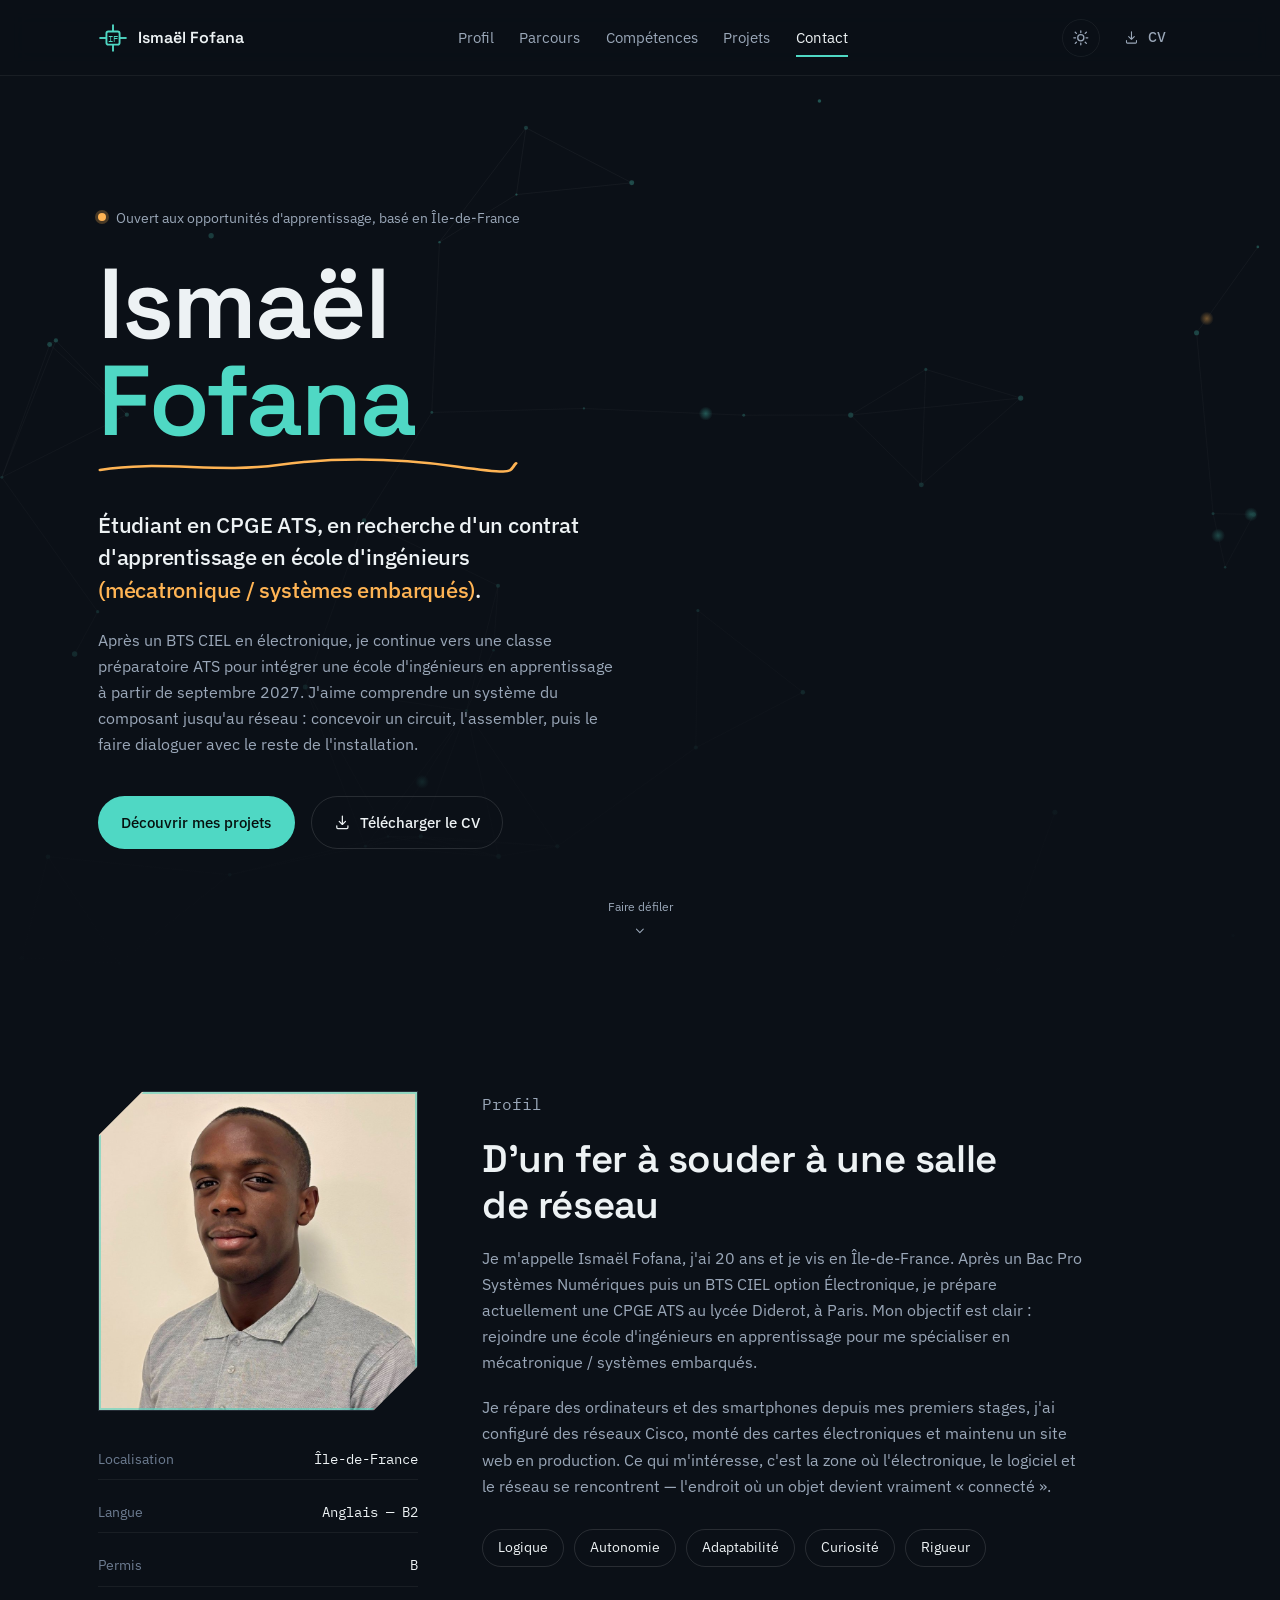
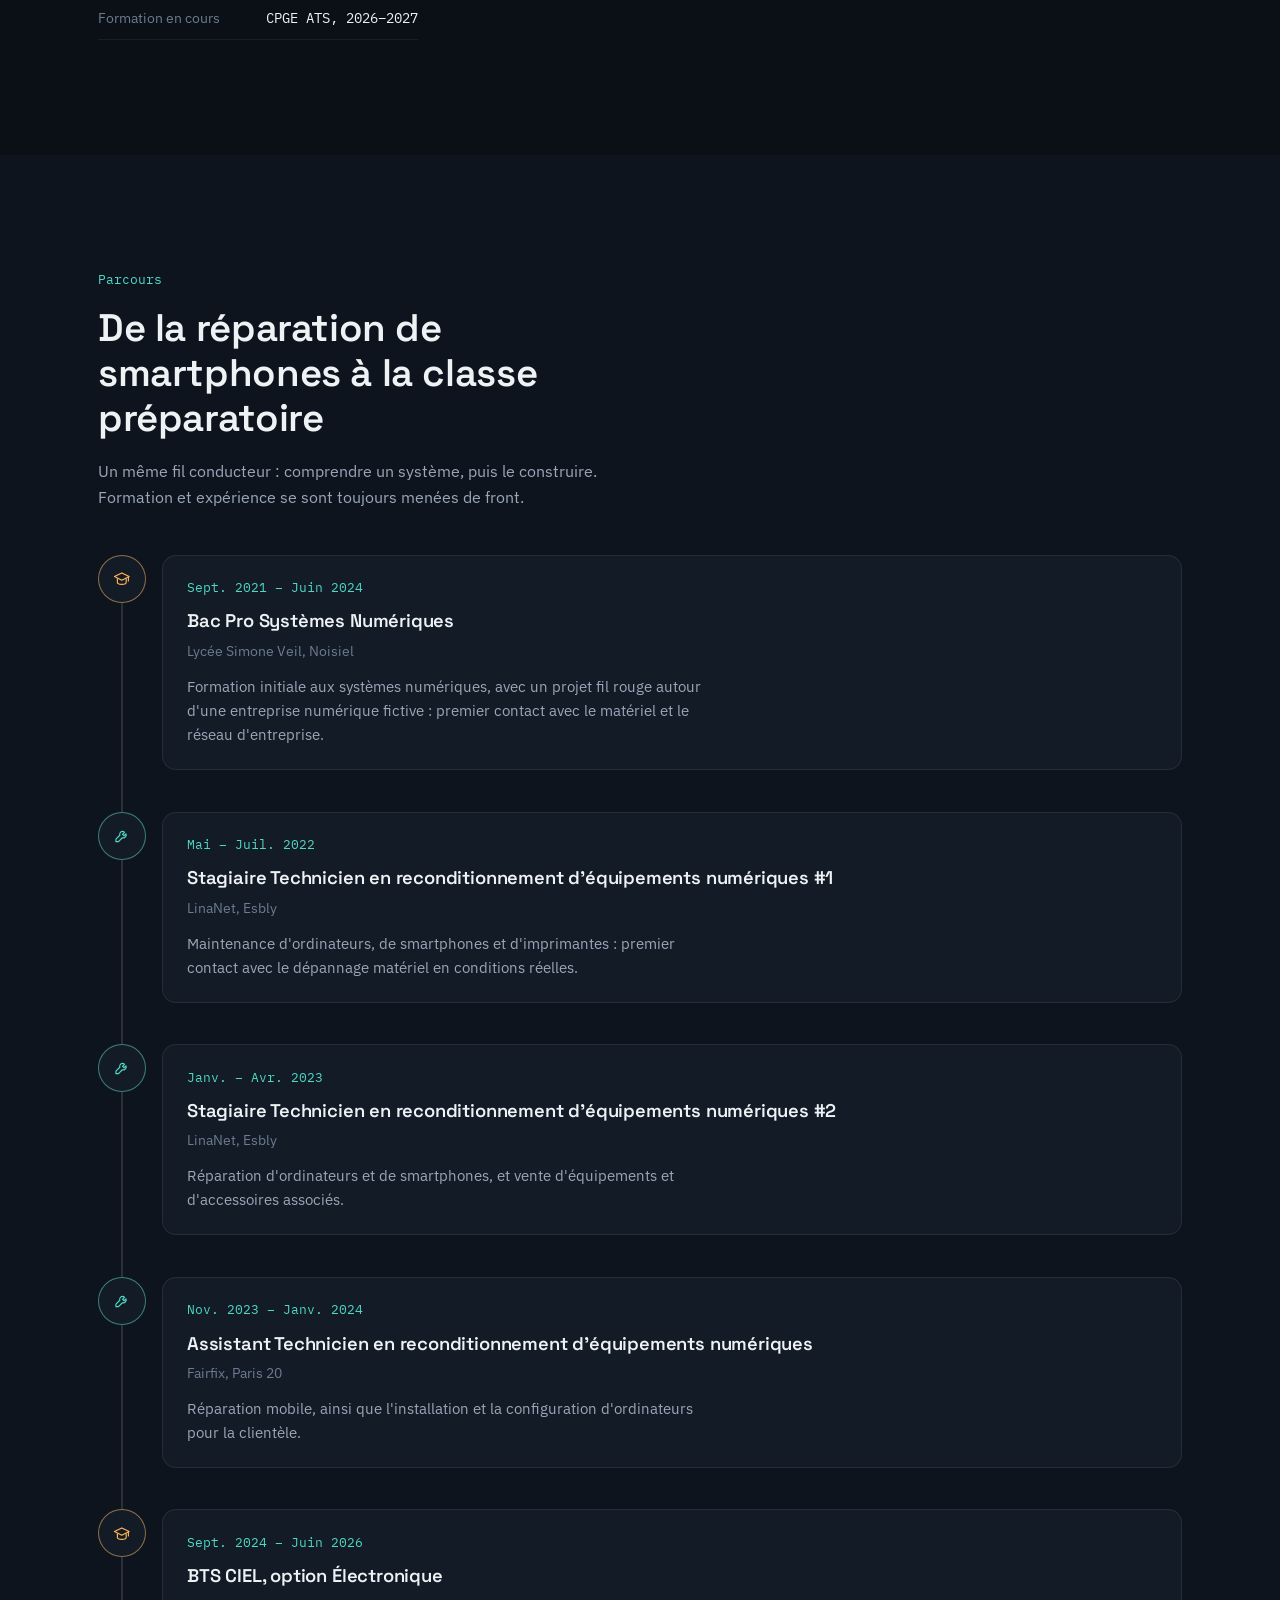
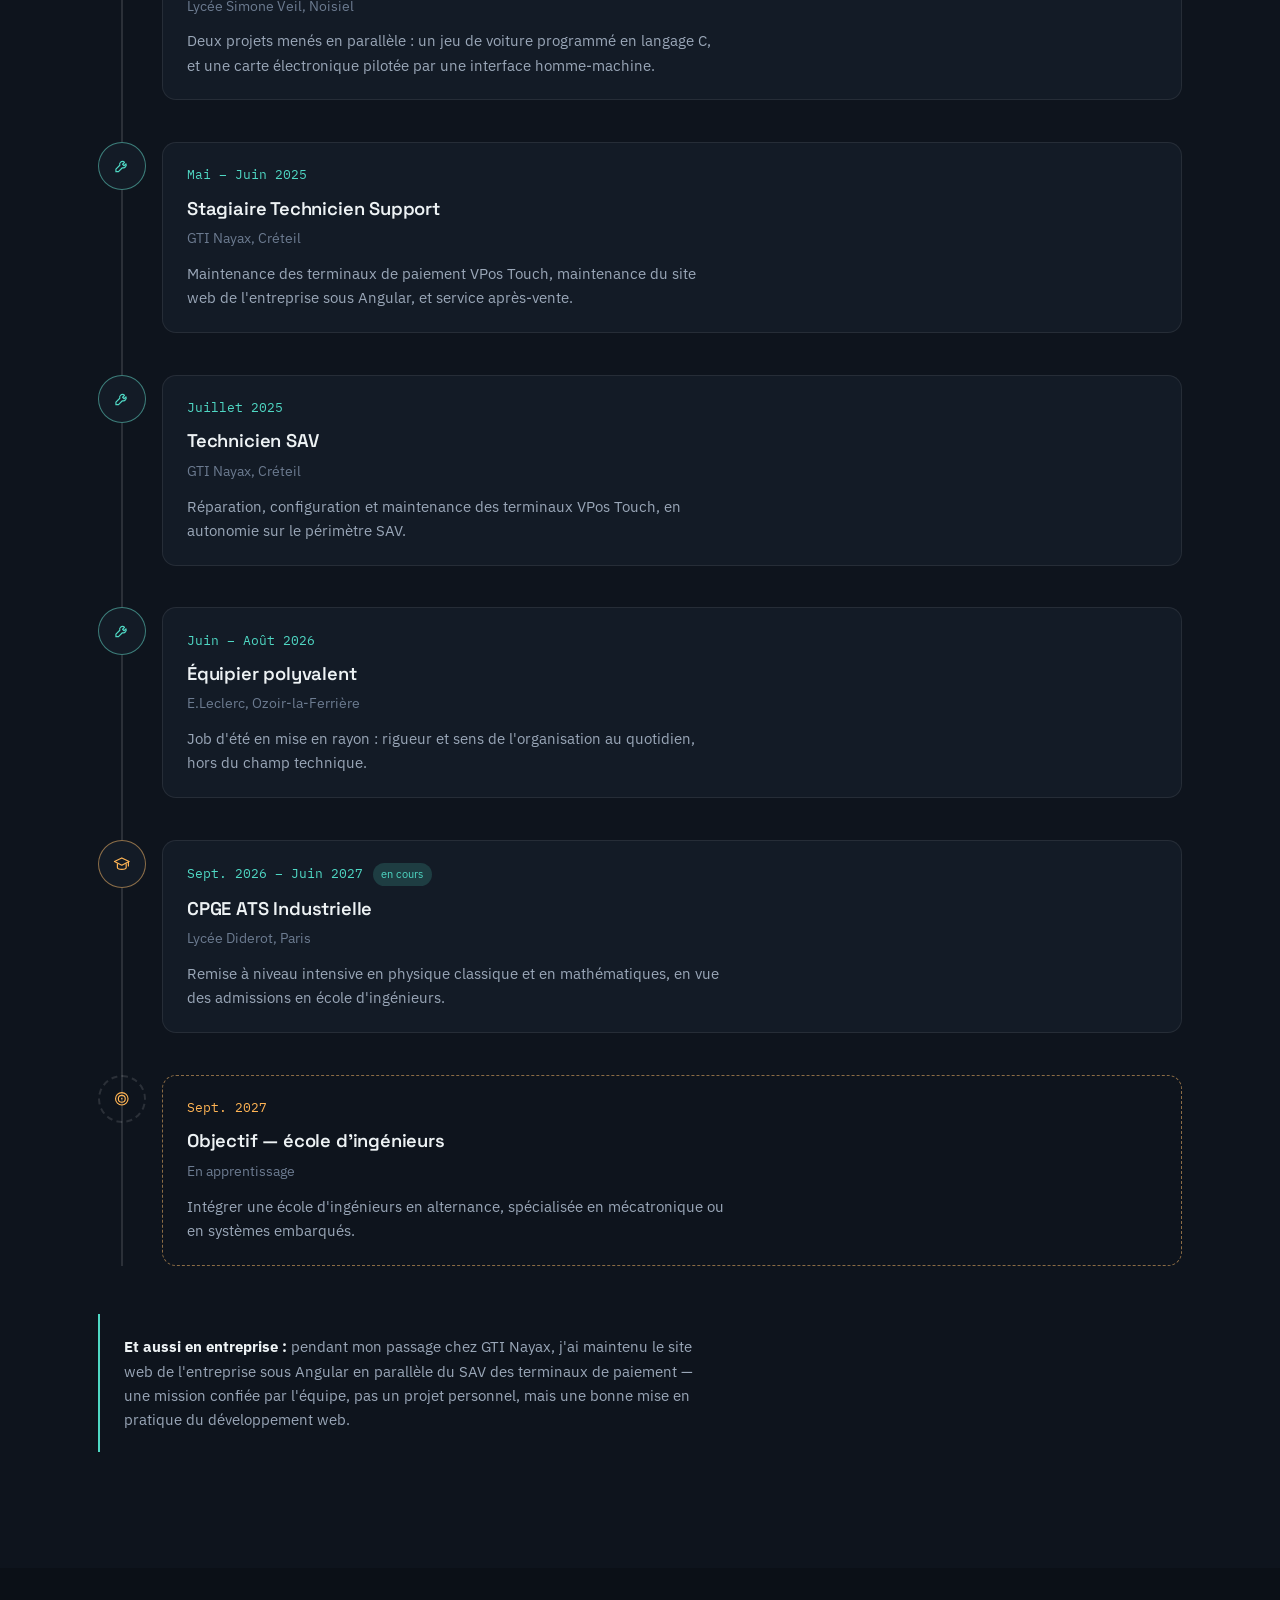
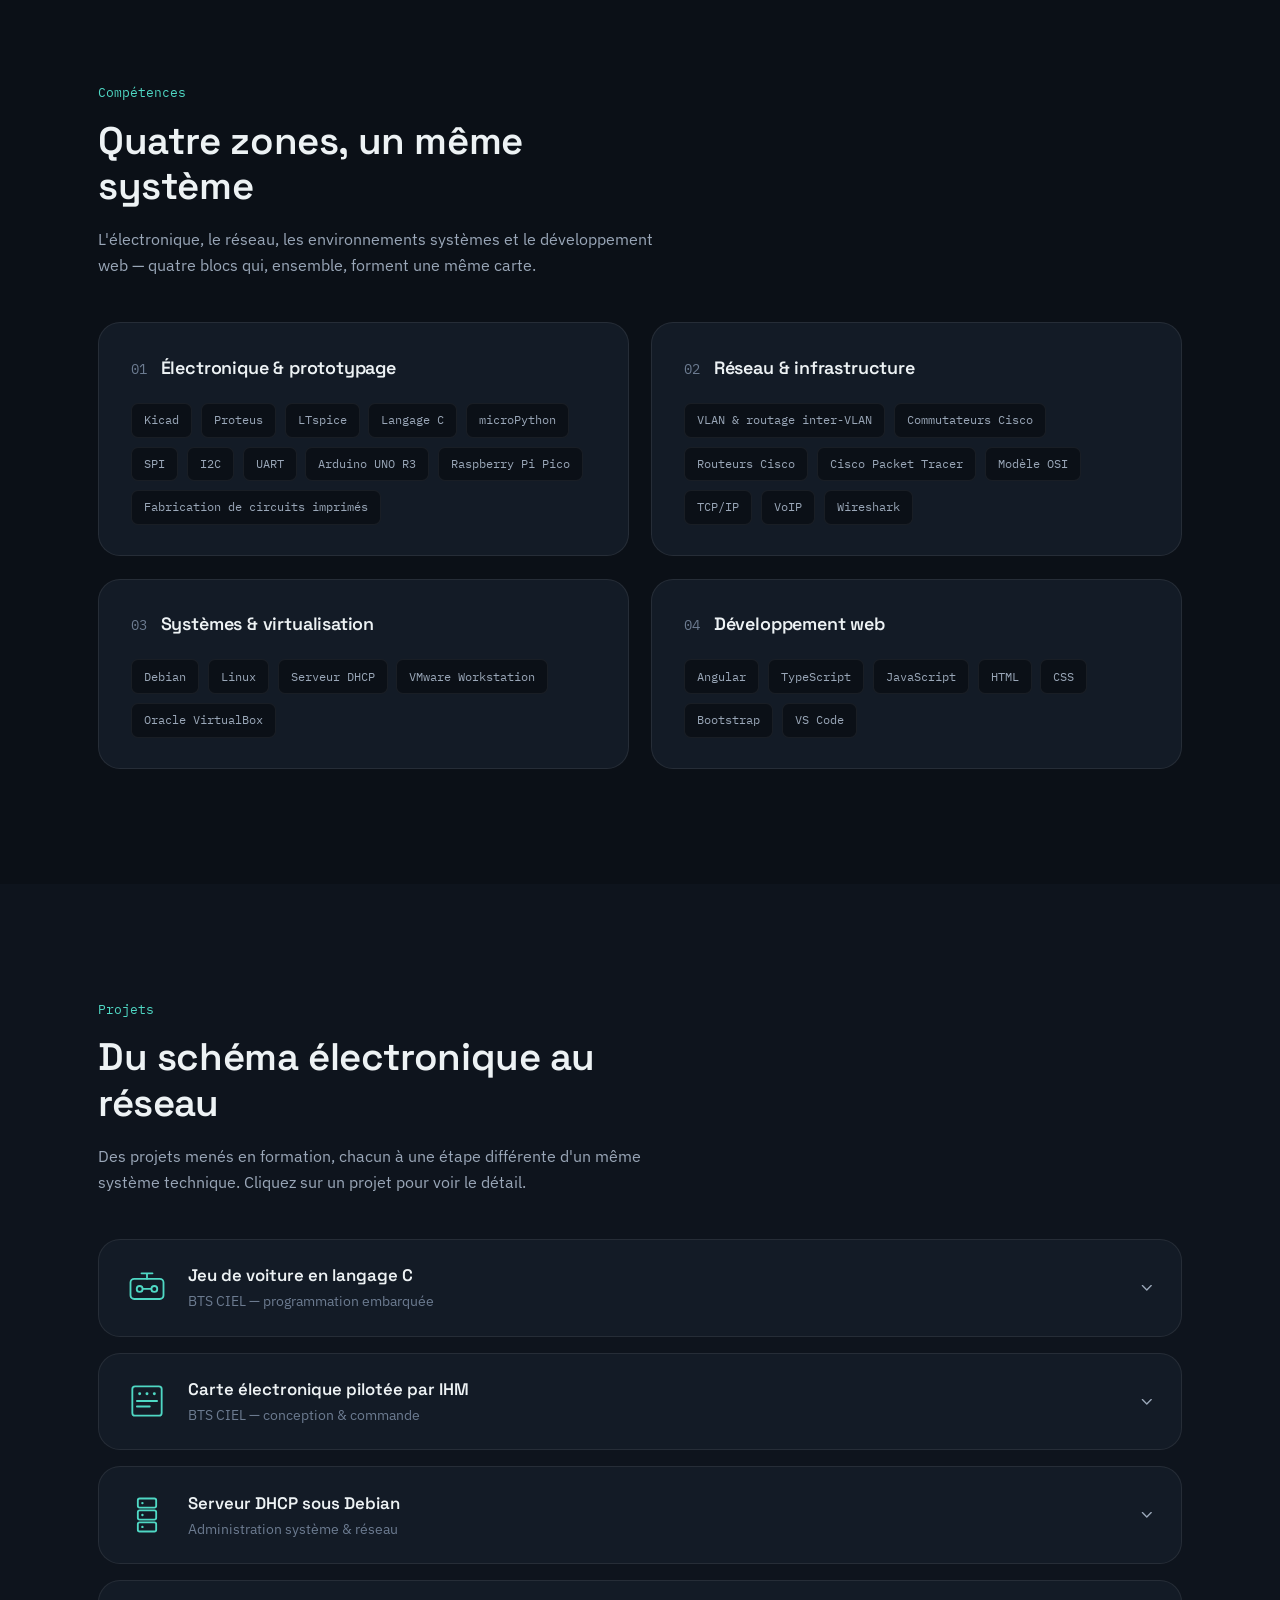
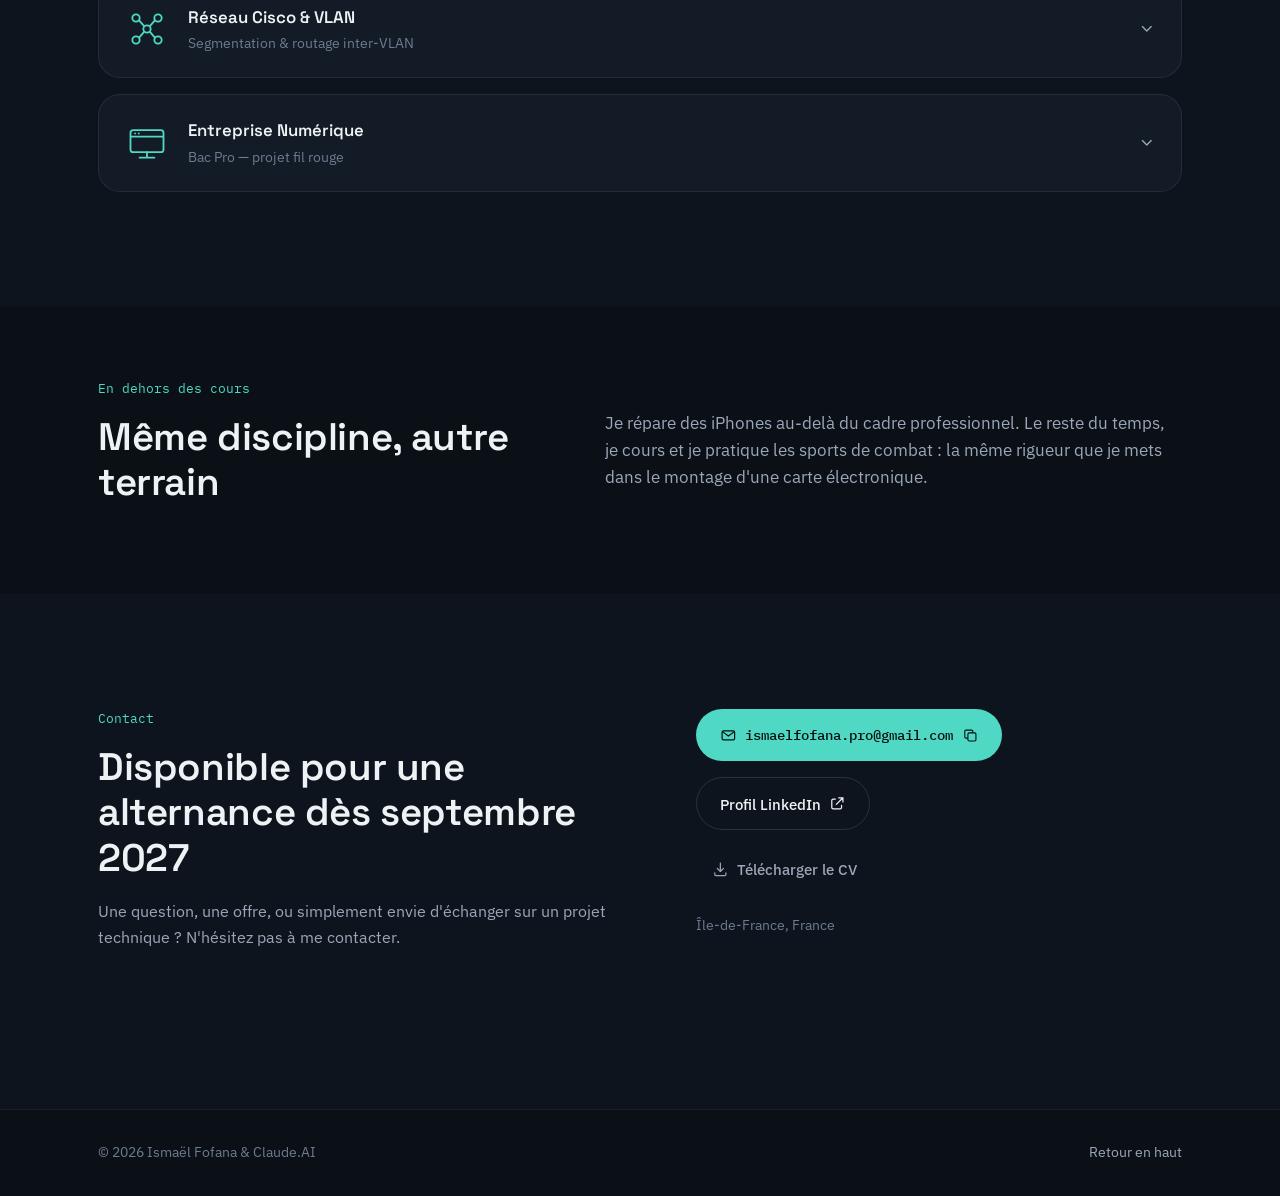
<file: index.html>
<!DOCTYPE html>
<html lang="fr">
<head>
<meta charset="UTF-8">
<meta name="viewport" content="width=device-width, initial-scale=1">
<title>Ismaël Fofana — Portfolio</title>
<meta name="description" content="Portfolio d'Ismaël Fofana, étudiant en CPGE ATS, à la recherche d'un contrat d'apprentissage en école d'ingénieurs — mécatronique et systèmes embarqués.">
<meta name="color-scheme" content="dark light">
<meta name="theme-color" content="#0b1017">

<!-- Open Graph — à mettre à jour avec l'URL finale une fois le site en ligne -->
<meta property="og:type" content="website">
<meta property="og:title" content="Ismaël Fofana — Portfolio">
<meta property="og:description" content="Étudiant en CPGE ATS, en recherche d'un contrat d'apprentissage en école d'ingénieurs (mécatronique / systèmes embarqués).">
<meta property="og:image" content="assets/photo.jpg">
<meta name="twitter:card" content="summary">

<link rel="icon" href="data:image/svg+xml,%3Csvg xmlns='http://www.w3.org/2000/svg' viewBox='0 0 32 32'%3E%3Crect width='32' height='32' rx='6' fill='%230b1017'/%3E%3Crect x='9' y='9' width='14' height='14' rx='2' fill='none' stroke='%234fd8c4' stroke-width='2'/%3E%3Cline x1='16' y1='2' x2='16' y2='9' stroke='%234fd8c4' stroke-width='2'/%3E%3Cline x1='16' y1='23' x2='16' y2='30' stroke='%234fd8c4' stroke-width='2'/%3E%3Cline x1='2' y1='16' x2='9' y2='16' stroke='%234fd8c4' stroke-width='2'/%3E%3Cline x1='23' y1='16' x2='30' y2='16' stroke='%234fd8c4' stroke-width='2'/%3E%3C/svg%3E">

<link rel="preconnect" href="https://fonts.googleapis.com">
<link rel="preconnect" href="https://fonts.gstatic.com" crossorigin>
<link href="https://fonts.googleapis.com/css2?family=Space+Grotesk:wght@500;600;700&family=IBM+Plex+Sans:wght@400;500;600&family=IBM+Plex+Mono:wght@400;500&display=swap" rel="stylesheet">

<link rel="stylesheet" href="style.css">
</head>
<body>

<!-- ==================== SPRITE D'ICÔNES (interne, aucune dépendance externe) ==================== -->
<svg style="display:none" aria-hidden="true">
  <defs>
    <symbol id="icon-download" viewBox="0 0 24 24"><path d="M12 3v12m0 0-4.5-4.5M12 15l4.5-4.5M4 17v2.5A1.5 1.5 0 0 0 5.5 21h13a1.5 1.5 0 0 0 1.5-1.5V17" fill="none" stroke="currentColor" stroke-width="1.75" stroke-linecap="round" stroke-linejoin="round"/></symbol>
    <symbol id="icon-mail" viewBox="0 0 24 24"><rect x="3" y="5.5" width="18" height="13" rx="2" fill="none" stroke="currentColor" stroke-width="1.75"/><path d="m4 7 8 6 8-6" fill="none" stroke="currentColor" stroke-width="1.75" stroke-linecap="round" stroke-linejoin="round"/></symbol>
    <symbol id="icon-external" viewBox="0 0 24 24"><path d="M9 6H6a2 2 0 0 0-2 2v10a2 2 0 0 0 2 2h10a2 2 0 0 0 2-2v-3M14 4h6v6M20 4l-9.5 9.5" fill="none" stroke="currentColor" stroke-width="1.75" stroke-linecap="round" stroke-linejoin="round"/></symbol>
    <symbol id="icon-chevron" viewBox="0 0 24 24"><path d="m6 9 6 6 6-6" fill="none" stroke="currentColor" stroke-width="1.85" stroke-linecap="round" stroke-linejoin="round"/></symbol>
    <symbol id="icon-menu" viewBox="0 0 24 24"><path d="M4 7h16M4 12h16M4 17h16" fill="none" stroke="currentColor" stroke-width="1.75" stroke-linecap="round"/></symbol>
    <symbol id="icon-close" viewBox="0 0 24 24"><path d="M6 6l12 12M18 6 6 18" fill="none" stroke="currentColor" stroke-width="1.75" stroke-linecap="round"/></symbol>
    <symbol id="icon-sun" viewBox="0 0 24 24"><circle cx="12" cy="12" r="4.2" fill="none" stroke="currentColor" stroke-width="1.75"/><path d="M12 2.5v2.3M12 19.2v2.3M4.4 4.4l1.6 1.6M18 18l1.6 1.6M2.5 12h2.3M19.2 12h2.3M4.4 19.6 6 18M18 6l1.6-1.6" fill="none" stroke="currentColor" stroke-width="1.75" stroke-linecap="round"/></symbol>
    <symbol id="icon-moon" viewBox="0 0 24 24"><path d="M20 14.2A8.2 8.2 0 1 1 9.8 4a6.4 6.4 0 0 0 10.2 10.2Z" fill="none" stroke="currentColor" stroke-width="1.75" stroke-linejoin="round"/></symbol>
    <symbol id="icon-cap" viewBox="0 0 24 24"><path d="M12 4 2 9l10 5 10-5-10-5Z" fill="none" stroke="currentColor" stroke-width="1.6" stroke-linejoin="round"/><path d="M6 11.5V17c0 1.2 2.7 2.5 6 2.5s6-1.3 6-2.5v-5.5" fill="none" stroke="currentColor" stroke-width="1.6" stroke-linejoin="round"/><path d="M21 9.5V15" fill="none" stroke="currentColor" stroke-width="1.6" stroke-linecap="round"/></symbol>
    <symbol id="icon-wrench" viewBox="0 0 24 24"><path d="M14.7 6.3a4 4 0 0 0-5.4 4.9L4 16.5V20h3.5l5.3-5.3a4 4 0 0 0 4.9-5.4l-2.6 2.6-2-2 2.6-2.6Z" fill="none" stroke="currentColor" stroke-width="1.6" stroke-linejoin="round" stroke-linecap="round"/></symbol>
    <symbol id="icon-target" viewBox="0 0 24 24"><circle cx="12" cy="12" r="8.5" fill="none" stroke="currentColor" stroke-width="1.6"/><circle cx="12" cy="12" r="4.7" fill="none" stroke="currentColor" stroke-width="1.6"/><circle cx="12" cy="12" r="1.1" fill="currentColor"/></symbol>
    <symbol id="icon-copy" viewBox="0 0 24 24"><rect x="8.5" y="8.5" width="11.5" height="11.5" rx="1.8" fill="none" stroke="currentColor" stroke-width="1.6"/><path d="M15.5 8.5V6.3a1.8 1.8 0 0 0-1.8-1.8H5.8A1.8 1.8 0 0 0 4 6.3v7.9a1.8 1.8 0 0 0 1.8 1.8H8.5" fill="none" stroke="currentColor" stroke-width="1.6"/></symbol>
    <symbol id="icon-check" viewBox="0 0 24 24"><path d="m5 12.5 4.5 4.5L19 7" fill="none" stroke="currentColor" stroke-width="2" stroke-linecap="round" stroke-linejoin="round"/></symbol>
    <symbol id="icon-plus" viewBox="0 0 24 24"><path d="M12 5v14M5 12h14" fill="none" stroke="currentColor" stroke-width="1.85" stroke-linecap="round"/></symbol>
  </defs>
</svg>

<!-- ==================== BARRE DE PROGRESSION DE LECTURE ==================== -->
<div class="scroll-progress" id="scrollProgress" aria-hidden="true"><span id="scrollProgressFill"></span></div>

<!-- ==================== EN-TÊTE / NAVIGATION ==================== -->
<header class="site-header" id="siteHeader">
  <div class="header-inner">
    <a href="#top" class="brand" aria-label="Retour en haut de la page">
      <svg class="brand-mark" viewBox="0 0 32 32" aria-hidden="true">
        <rect x="9" y="9" width="14" height="14" rx="2" fill="none" stroke="currentColor" stroke-width="2"/>
        <line x1="16" y1="1.5" x2="16" y2="9" stroke="currentColor" stroke-width="2"/>
        <line x1="16" y1="23" x2="16" y2="30.5" stroke="currentColor" stroke-width="2"/>
        <line x1="1.5" y1="16" x2="9" y2="16" stroke="currentColor" stroke-width="2"/>
        <line x1="23" y1="16" x2="30.5" y2="16" stroke="currentColor" stroke-width="2"/>
        <text x="16" y="20.5" text-anchor="middle" font-family="'IBM Plex Mono', monospace" font-size="10" fill="currentColor">IF</text>
      </svg>
      <span class="brand-name">Ismaël&nbsp;Fofana</span>
    </a>

    <nav class="main-nav" id="mainNav" aria-label="Navigation principale">
      <a href="#profil" class="nav-link">Profil</a>
      <a href="#parcours" class="nav-link">Parcours</a>
      <a href="#competences" class="nav-link">Compétences</a>
      <a href="#projets" class="nav-link">Projets</a>
      <a href="#contact" class="nav-link">Contact</a>
    </nav>

    <div class="header-actions">
      <button class="theme-toggle" id="themeToggle" type="button" aria-label="Changer de thème" aria-pressed="false">
        <svg class="icon icon-sun" aria-hidden="true"><use href="#icon-sun"/></svg>
        <svg class="icon icon-moon" aria-hidden="true"><use href="#icon-moon"/></svg>
      </button>
      <a class="btn btn-ghost btn-sm cv-link" href="assets/CV_Ismael_Fofana.pdf" download>
        <svg class="icon" aria-hidden="true"><use href="#icon-download"/></svg>
        <span>CV</span>
      </a>
      <button class="nav-toggle" id="navToggle" type="button" aria-label="Ouvrir le menu" aria-expanded="false" aria-controls="mainNav">
        <svg class="icon icon-menu" aria-hidden="true"><use href="#icon-menu"/></svg>
        <svg class="icon icon-close" aria-hidden="true"><use href="#icon-close"/></svg>
      </button>
    </div>
  </div>
</header>

<main id="top">

  <!-- ==================== HERO ==================== -->
  <section class="hero" id="hero">
    <canvas class="hero-canvas" id="heroCanvas" aria-hidden="true"></canvas>
    <div class="hero-veil" aria-hidden="true"></div>

    <div class="hero-content">
      <p class="hero-kicker">
        <span class="led" aria-hidden="true"></span>
        Ouvert aux opportunités d'apprentissage, basé en Île-de-France
      </p>

      <h1 class="hero-title" id="heroTitle">
        <span class="line">Ismaël</span>
        <span class="line">Fofana</span>
      </h1>
      <svg class="hero-underline" viewBox="0 0 420 24" preserveAspectRatio="none" aria-hidden="true">
        <path id="heroUnderlinePath" d="M2 18 C 60 6, 120 22, 180 12 S 300 4, 360 14 S 410 20, 418 10" fill="none" stroke="currentColor" stroke-width="3" stroke-linecap="round"/>
      </svg>

      <h2 class="hero-subtitle">
        Étudiant en CPGE ATS, en recherche d'un contrat d'apprentissage en école d'ingénieurs
        <span class="accent-text">(mécatronique&nbsp;/&nbsp;systèmes embarqués)</span>.
      </h2>

      <p class="hero-text">
        Après un BTS CIEL en électronique, je continue vers une classe préparatoire ATS pour intégrer une
        école d'ingénieurs en apprentissage à partir de septembre 2027. J'aime comprendre un système du
        composant jusqu'au réseau : concevoir un circuit, l'assembler, puis le faire dialoguer avec le
        reste de l'installation.
      </p>

      <div class="hero-actions">
        <a href="#projets" class="btn btn-primary" data-scroll>
          Découvrir mes projets
        </a>
        <a href="assets/CV_Ismael_Fofana.pdf" class="btn btn-outline" download>
          <svg class="icon" aria-hidden="true"><use href="#icon-download"/></svg>
          Télécharger le CV
        </a>
      </div>
    </div>

    <a href="#profil" class="scroll-cue" data-scroll aria-label="Faire défiler vers la section Profil">
      <span>Faire défiler</span>
      <svg class="icon" aria-hidden="true"><use href="#icon-chevron"/></svg>
    </a>
  </section>

  <!-- ==================== PROFIL ==================== -->
  <section class="section" id="profil">
    <div class="container profil-grid">

      <div class="profil-media">
        <div class="photo-frame" id="photoFrame">
          <img src="assets/photo.jpg" alt="Portrait d'Ismaël Fofana" width="900" height="900" loading="lazy">
        </div>
        <ul class="quick-facts" aria-label="Informations rapides">
          <li><span class="qf-label">Localisation</span><span class="qf-value">Île-de-France</span></li>
          <li><span class="qf-label">Langue</span><span class="qf-value">Anglais — B2</span></li>
          <li><span class="qf-label">Permis</span><span class="qf-value">B</span></li>
          <li><span class="qf-label">Formation en cours</span><span class="qf-value">CPGE ATS, 2026–2027</span></li>
        </ul>
      </div>

      <div class="profil-copy">
        <p class="section-eyebrow">Profil</p>
        <h2 class="section-title">D'un fer à souder à une salle de réseau</h2>

        <p>
          Je m'appelle Ismaël Fofana, j'ai 20 ans et je vis en Île-de-France. Après un Bac&nbsp;Pro
          Systèmes Numériques puis un BTS&nbsp;CIEL option Électronique, je prépare actuellement une
          CPGE&nbsp;ATS au lycée Diderot, à Paris. Mon objectif est clair&nbsp;: rejoindre une école
          d'ingénieurs en apprentissage pour me spécialiser en mécatronique / systèmes embarqués.
        </p>
        <p>
          Je répare des ordinateurs et des smartphones depuis mes premiers stages, j'ai configuré des
          réseaux Cisco, monté des cartes électroniques et maintenu un site web en production. Ce qui
          m'intéresse, c'est la zone où l'électronique, le logiciel et le réseau se rencontrent — l'endroit
          où un objet devient vraiment « connecté ».
        </p>

        <ul class="trait-list" aria-label="Atouts">
          <li class="trait-chip">Logique</li>
          <li class="trait-chip">Autonomie</li>
          <li class="trait-chip">Adaptabilité</li>
          <li class="trait-chip">Curiosité</li>
          <li class="trait-chip">Rigueur</li>
        </ul>
      </div>

    </div>
  </section>

  <!-- ==================== PARCOURS ==================== -->
  <section class="section section-alt" id="parcours">
    <div class="container">
      <p class="section-eyebrow">Parcours</p>
      <h2 class="section-title">De la réparation de smartphones à la classe préparatoire</h2>
      <p class="section-intro">
        Un même fil conducteur&nbsp;: comprendre un système, puis le construire. Formation et expérience
        se sont toujours menées de front.
      </p>

      <div class="timeline" id="timeline">
        <div class="timeline-track" aria-hidden="true"><span id="timelineFill"></span></div>

        <ol class="timeline-list">

          <li class="timeline-item" data-type="formation">
            <div class="timeline-node"><svg class="icon" aria-hidden="true"><use href="#icon-cap"/></svg></div>
            <div class="timeline-card">
              <p class="timeline-date">Sept. 2021 – Juin 2024</p>
              <h3 class="timeline-title">Bac Pro Systèmes Numériques</h3>
              <p class="timeline-place">Lycée Simone Veil, Noisiel</p>
              <p class="timeline-desc">Formation initiale aux systèmes numériques, avec un projet fil rouge autour d'une entreprise numérique fictive : premier contact avec le matériel et le réseau d'entreprise.</p>
            </div>
          </li>

          <li class="timeline-item" data-type="experience">
            <div class="timeline-node"><svg class="icon" aria-hidden="true"><use href="#icon-wrench"/></svg></div>
            <div class="timeline-card">
              <p class="timeline-date">Mai – Juil. 2022</p>
              <h3 class="timeline-title">Stagiaire Technicien en reconditionnement d'équipements numériques #1</h3>
              <p class="timeline-place">LinaNet, Esbly</p>
              <p class="timeline-desc">Maintenance d'ordinateurs, de smartphones et d'imprimantes : premier contact avec le dépannage matériel en conditions réelles.</p>
            </div>
          </li>

          <li class="timeline-item" data-type="experience">
            <div class="timeline-node"><svg class="icon" aria-hidden="true"><use href="#icon-wrench"/></svg></div>
            <div class="timeline-card">
              <p class="timeline-date">Janv. – Avr. 2023</p>
              <h3 class="timeline-title">Stagiaire Technicien en reconditionnement d'équipements numériques #2</h3>
              <p class="timeline-place">LinaNet, Esbly</p>
              <p class="timeline-desc">Réparation d'ordinateurs et de smartphones, et vente d'équipements et d'accessoires associés.</p>
            </div>
          </li>

          <li class="timeline-item" data-type="experience">
            <div class="timeline-node"><svg class="icon" aria-hidden="true"><use href="#icon-wrench"/></svg></div>
            <div class="timeline-card">
              <p class="timeline-date">Nov. 2023 – Janv. 2024</p>
              <h3 class="timeline-title">Assistant Technicien en reconditionnement d'équipements numériques</h3>
              <p class="timeline-place">Fairfix, Paris 20</p>
              <p class="timeline-desc">Réparation mobile, ainsi que l'installation et la configuration d'ordinateurs pour la clientèle.</p>
            </div>
          </li>

          <li class="timeline-item" data-type="formation">
            <div class="timeline-node"><svg class="icon" aria-hidden="true"><use href="#icon-cap"/></svg></div>
            <div class="timeline-card">
              <p class="timeline-date">Sept. 2024 – Juin 2026</p>
              <h3 class="timeline-title">BTS CIEL, option Électronique</h3>
              <p class="timeline-place">Lycée Simone Veil, Noisiel</p>
              <p class="timeline-desc">Deux projets menés en parallèle : un jeu de voiture programmé en langage C, et une carte électronique pilotée par une interface homme-machine.</p>
            </div>
          </li>

          <li class="timeline-item" data-type="experience">
            <div class="timeline-node"><svg class="icon" aria-hidden="true"><use href="#icon-wrench"/></svg></div>
            <div class="timeline-card">
              <p class="timeline-date">Mai – Juin 2025</p>
              <h3 class="timeline-title">Stagiaire Technicien Support</h3>
              <p class="timeline-place">GTI Nayax, Créteil</p>
              <p class="timeline-desc">Maintenance des terminaux de paiement VPos Touch, maintenance du site web de l'entreprise sous Angular, et service après-vente.</p>
            </div>
          </li>

          <li class="timeline-item" data-type="experience">
            <div class="timeline-node"><svg class="icon" aria-hidden="true"><use href="#icon-wrench"/></svg></div>
            <div class="timeline-card">
              <p class="timeline-date">Juillet 2025</p>
              <h3 class="timeline-title">Technicien SAV</h3>
              <p class="timeline-place">GTI Nayax, Créteil</p>
              <p class="timeline-desc">Réparation, configuration et maintenance des terminaux VPos Touch, en autonomie sur le périmètre SAV.</p>
            </div>
          </li>

          <li class="timeline-item" data-type="experience">
            <div class="timeline-node"><svg class="icon" aria-hidden="true"><use href="#icon-wrench"/></svg></div>
            <div class="timeline-card">
              <p class="timeline-date">Juin – Août 2026</p>
              <h3 class="timeline-title">Équipier polyvalent</h3>
              <p class="timeline-place">E.Leclerc, Ozoir-la-Ferrière</p>
              <p class="timeline-desc">Job d'été en mise en rayon : rigueur et sens de l'organisation au quotidien, hors du champ technique.</p>
            </div>
          </li>

          <li class="timeline-item" data-type="formation is-current">
            <div class="timeline-node"><svg class="icon" aria-hidden="true"><use href="#icon-cap"/></svg></div>
            <div class="timeline-card">
              <p class="timeline-date">Sept. 2026 – Juin 2027 <span class="tag-current">en cours</span></p>
              <h3 class="timeline-title">CPGE ATS Industrielle</h3>
              <p class="timeline-place">Lycée Diderot, Paris</p>
              <p class="timeline-desc">Remise à niveau intensive en physique classique et en mathématiques, en vue des admissions en école d'ingénieurs.</p>
            </div>
          </li>

          <li class="timeline-item is-objective" data-type="objectif">
            <div class="timeline-node"><svg class="icon" aria-hidden="true"><use href="#icon-target"/></svg></div>
            <div class="timeline-card">
              <p class="timeline-date">Sept. 2027</p>
              <h3 class="timeline-title">Objectif — école d'ingénieurs</h3>
              <p class="timeline-place">En apprentissage</p>
              <p class="timeline-desc">Intégrer une école d'ingénieurs en alternance, spécialisée en mécatronique ou en systèmes embarqués.</p>
            </div>
          </li>

        </ol>
      </div>

      <p class="mission-note">
        <strong>Et aussi en entreprise&nbsp;:</strong> pendant mon passage chez GTI Nayax, j'ai maintenu le
        site web de l'entreprise sous Angular en parallèle du SAV des terminaux de paiement — une mission
        confiée par l'équipe, pas un projet personnel, mais une bonne mise en pratique du développement web.
      </p>
    </div>
  </section>

  <!-- ==================== COMPÉTENCES ==================== -->
  <section class="section" id="competences">
    <div class="container">
      <p class="section-eyebrow">Compétences</p>
      <h2 class="section-title">Quatre zones, un même système</h2>
      <p class="section-intro">
        L'électronique, le réseau, les environnements systèmes et le développement web — quatre blocs
        qui, ensemble, forment une même carte.
      </p>

      <div class="skills-grid">

        <article class="skill-block">
          <header class="skill-head">
            <span class="skill-index">01</span>
            <h3>Électronique &amp; prototypage</h3>
          </header>
          <ul class="skill-tags">
            <li>Kicad</li><li>Proteus</li><li>LTspice</li><li>Langage C</li><li>microPython</li>
            <li>SPI</li><li>I2C</li><li>UART</li><li>Arduino UNO R3</li><li>Raspberry Pi Pico</li>
            <li>Fabrication de circuits imprimés</li>
          </ul>
        </article>

        <article class="skill-block">
          <header class="skill-head">
            <span class="skill-index">02</span>
            <h3>Réseau &amp; infrastructure</h3>
          </header>
          <ul class="skill-tags">
            <li>VLAN &amp; routage inter-VLAN</li><li>Commutateurs Cisco</li><li>Routeurs Cisco</li>
            <li>Cisco Packet Tracer</li><li>Modèle OSI</li><li>TCP/IP</li><li>VoIP</li><li>Wireshark</li>
          </ul>
        </article>

        <article class="skill-block">
          <header class="skill-head">
            <span class="skill-index">03</span>
            <h3>Systèmes &amp; virtualisation</h3>
          </header>
          <ul class="skill-tags">
            <li>Debian</li><li>Linux</li><li>Serveur DHCP</li><li>VMware Workstation</li><li>Oracle VirtualBox</li>
          </ul>
        </article>

        <article class="skill-block">
          <header class="skill-head">
            <span class="skill-index">04</span>
            <h3>Développement web</h3>
          </header>
          <ul class="skill-tags">
            <li>Angular</li><li>TypeScript</li><li>JavaScript</li><li>HTML</li><li>CSS</li>
            <li>Bootstrap</li><li>VS Code</li>
          </ul>
        </article>

      </div>
    </div>
  </section>

  <!-- ==================== PROJETS ==================== -->
  <section class="section section-alt" id="projets">
    <div class="container">
      <p class="section-eyebrow">Projets</p>
      <h2 class="section-title">Du schéma électronique au réseau</h2>
      <p class="section-intro">
        Des projets menés en formation, chacun à une étape différente d'un même système technique.
        Cliquez sur un projet pour voir le détail.
      </p>

      <div class="projects-list" id="projectsList">

        <article class="project-card">
          <button class="project-head" type="button" aria-expanded="false">
            <svg class="project-icon" viewBox="0 0 48 48" aria-hidden="true">
              <rect x="6" y="14" width="36" height="22" rx="4" fill="none" stroke="currentColor" stroke-width="2"/>
              <circle cx="16" cy="25" r="3.2" fill="none" stroke="currentColor" stroke-width="2"/>
              <circle cx="32" cy="25" r="3.2" fill="none" stroke="currentColor" stroke-width="2"/>
              <path d="M20 25h8" stroke="currentColor" stroke-width="2" stroke-linecap="round"/>
              <path d="M24 14V8m-6 0h12" stroke="currentColor" stroke-width="2" stroke-linecap="round"/>
            </svg>
            <span class="project-head-text">
              <span class="project-title">Jeu de voiture en langage C</span>
              <span class="project-sub">BTS CIEL — programmation embarquée</span>
            </span>
            <svg class="icon project-chevron" aria-hidden="true"><use href="#icon-chevron"/></svg>
          </button>
          <div class="project-body">
            <div class="project-body-inner">
              <div class="project-content">
                <p>
                  Développement de la logique d'un jeu de voiture entièrement en C&nbsp;: gestion des entrées,
                  de la physique simplifiée du déplacement et de l'affichage. Un exercice complet de
                  programmation structurée, pensé pour tourner sur un système à ressources limitées.
                </p>
                <div class="project-meta">
                  <div><span class="pm-label">Rôle</span><span class="pm-value">Conception &amp; développement</span></div>
                  <div><span class="pm-label">Résultat</span><span class="pm-value">Jeu fonctionnel, présenté dans le cadre du BTS</span></div>
                </div>
                <ul class="project-tools">
                  <li>C</li><li>Programmation embarquée</li>
                </ul>
              </div>
            </div>
          </div>
        </article>

        <article class="project-card">
          <button class="project-head" type="button" aria-expanded="false">
            <svg class="project-icon" viewBox="0 0 48 48" aria-hidden="true">
              <rect x="8" y="8" width="32" height="32" rx="3" fill="none" stroke="currentColor" stroke-width="2"/>
              <circle cx="16" cy="16" r="1.6" fill="currentColor"/>
              <circle cx="24" cy="16" r="1.6" fill="currentColor"/>
              <circle cx="32" cy="16" r="1.6" fill="currentColor"/>
              <path d="M13 24h22M13 30h14" stroke="currentColor" stroke-width="2" stroke-linecap="round"/>
            </svg>
            <span class="project-head-text">
              <span class="project-title">Carte électronique pilotée par IHM</span>
              <span class="project-sub">BTS CIEL — conception &amp; commande</span>
            </span>
            <svg class="icon project-chevron" aria-hidden="true"><use href="#icon-chevron"/></svg>
          </button>
          <div class="project-body">
            <div class="project-body-inner">
              <div class="project-content">
                <p>
                  Conception d'une carte électronique et de son interface de pilotage (IHM), de la simulation
                  du circuit jusqu'à son fonctionnement réel&nbsp;: choix des composants, routage, puis
                  programmation de la logique de commande.
                </p>
                <div class="project-meta">
                  <div><span class="pm-label">Rôle</span><span class="pm-value">Conception carte &amp; programmation</span></div>
                  <div><span class="pm-label">Résultat</span><span class="pm-value">Carte fonctionnelle, pilotée depuis l'IHM</span></div>
                </div>
                <ul class="project-tools">
                  <li>Kicad</li><li>Proteus</li><li>C</li>
                </ul>
              </div>
            </div>
          </div>
        </article>

        <article class="project-card">
          <button class="project-head" type="button" aria-expanded="false">
            <svg class="project-icon" viewBox="0 0 48 48" aria-hidden="true">
              <rect x="14" y="6" width="20" height="10" rx="2" fill="none" stroke="currentColor" stroke-width="2"/>
              <rect x="14" y="19" width="20" height="10" rx="2" fill="none" stroke="currentColor" stroke-width="2"/>
              <rect x="14" y="32" width="20" height="10" rx="2" fill="none" stroke="currentColor" stroke-width="2"/>
              <circle cx="19" cy="11" r="1.3" fill="currentColor"/>
              <circle cx="19" cy="24" r="1.3" fill="currentColor"/>
              <circle cx="19" cy="37" r="1.3" fill="currentColor"/>
            </svg>
            <span class="project-head-text">
              <span class="project-title">Serveur DHCP sous Debian</span>
              <span class="project-sub">Administration système &amp; réseau</span>
            </span>
            <svg class="icon project-chevron" aria-hidden="true"><use href="#icon-chevron"/></svg>
          </button>
          <div class="project-body">
            <div class="project-body-inner">
              <div class="project-content">
                <p>
                  Configuration d'un serveur DHCP sous Debian puis intégration à un réseau existant&nbsp;: plage
                  d'adresses, bail, passerelle — jusqu'à l'attribution automatique et fiable des adresses IP
                  aux postes du réseau.
                </p>
                <div class="project-meta">
                  <div><span class="pm-label">Rôle</span><span class="pm-value">Configuration &amp; intégration réseau</span></div>
                  <div><span class="pm-label">Résultat</span><span class="pm-value">Serveur opérationnel, intégré et testé</span></div>
                </div>
                <ul class="project-tools">
                  <li>Debian</li><li>Linux</li><li>DHCP</li>
                </ul>
              </div>
            </div>
          </div>
        </article>

        <article class="project-card">
          <button class="project-head" type="button" aria-expanded="false">
            <svg class="project-icon" viewBox="0 0 48 48" aria-hidden="true">
              <circle cx="12" cy="12" r="4" fill="none" stroke="currentColor" stroke-width="2"/>
              <circle cx="36" cy="12" r="4" fill="none" stroke="currentColor" stroke-width="2"/>
              <circle cx="12" cy="36" r="4" fill="none" stroke="currentColor" stroke-width="2"/>
              <circle cx="36" cy="36" r="4" fill="none" stroke="currentColor" stroke-width="2"/>
              <circle cx="24" cy="24" r="4" fill="none" stroke="currentColor" stroke-width="2"/>
              <path d="M15.4 14.6 20.6 20.6M32.6 14.6 27.4 20.6M15.4 33.4 20.6 27.4M32.6 33.4 27.4 27.4" stroke="currentColor" stroke-width="2" stroke-linecap="round"/>
            </svg>
            <span class="project-head-text">
              <span class="project-title">Réseau Cisco &amp; VLAN</span>
              <span class="project-sub">Segmentation &amp; routage inter-VLAN</span>
            </span>
            <svg class="icon project-chevron" aria-hidden="true"><use href="#icon-chevron"/></svg>
          </button>
          <div class="project-body">
            <div class="project-body-inner">
              <div class="project-content">
                <p>
                  Configuration de VLAN et de routage inter-VLAN sur une maquette réseau Cisco&nbsp;: segmentation
                  par adresse MAC et par port, mise en place des cœurs de réseau, puis validation de la
                  connectivité entre les différents segments.
                </p>
                <div class="project-meta">
                  <div><span class="pm-label">Rôle</span><span class="pm-value">Configuration &amp; validation</span></div>
                  <div><span class="pm-label">Résultat</span><span class="pm-value">Réseau segmenté, connectivité inter-VLAN validée</span></div>
                </div>
                <ul class="project-tools">
                  <li>Cisco Packet Tracer</li><li>VLAN</li><li>Routage</li>
                </ul>
              </div>
            </div>
          </div>
        </article>

        <article class="project-card">
          <button class="project-head" type="button" aria-expanded="false">
            <svg class="project-icon" viewBox="0 0 48 48" aria-hidden="true">
              <rect x="6" y="10" width="36" height="24" rx="3" fill="none" stroke="currentColor" stroke-width="2"/>
              <path d="M6 17h36" stroke="currentColor" stroke-width="2"/>
              <circle cx="11" cy="13.5" r="1" fill="currentColor"/>
              <circle cx="15" cy="13.5" r="1" fill="currentColor"/>
              <path d="M16 40h16M24 34v6" stroke="currentColor" stroke-width="2" stroke-linecap="round"/>
            </svg>
            <span class="project-head-text">
              <span class="project-title">Entreprise Numérique</span>
              <span class="project-sub">Bac Pro — projet fil rouge</span>
            </span>
            <svg class="icon project-chevron" aria-hidden="true"><use href="#icon-chevron"/></svg>
          </button>
          <div class="project-body">
            <div class="project-body-inner">
              <div class="project-content">
                <p>
                  Projet mené sur l'ensemble du Bac Pro, autour de la mise en place des systèmes numériques
                  d'une entreprise fictive&nbsp;: premier projet de fond, à la croisée du matériel et du réseau.
                </p>
                <div class="project-meta">
                  <div><span class="pm-label">Rôle</span><span class="pm-value">Mise en place des systèmes numériques</span></div>
                  <div><span class="pm-label">Cadre</span><span class="pm-value">Projet fil rouge, Bac Pro Systèmes Numériques</span></div>
                </div>
                <ul class="project-tools">
                  <li>Systèmes numériques</li><li>Réseau</li>
                </ul>
              </div>
            </div>
          </div>
        </article>

      </div>
    </div>
  </section>

  <!-- ==================== EN DEHORS DES COURS ==================== -->
  <section class="section section-compact" id="interets">
    <div class="container interests-grid">
      <div>
        <p class="section-eyebrow">En dehors des cours</p>
        <h2 class="section-title">Même discipline, autre terrain</h2>
      </div>
      <p class="interests-text">
        Je répare des iPhones au-delà du cadre professionnel. Le reste du temps, je cours et
        je pratique les sports de combat&nbsp;: la même rigueur que je mets dans le montage d'une carte
        électronique.
      </p>
    </div>
  </section>

  <!-- ==================== CONTACT ==================== -->
  <section class="section section-alt" id="contact">
    <div class="container contact-grid">
      <div>
        <p class="section-eyebrow">Contact</p>
        <h2 class="section-title">Disponible pour une alternance dès septembre 2027</h2>
        <p class="section-intro">
          Une question, une offre, ou simplement envie d'échanger sur un projet technique&nbsp;?
          N'hésitez pas à me contacter.
        </p>
      </div>

      <div class="contact-actions">
        <button class="btn btn-primary contact-email" id="copyEmailBtn" type="button" data-email="ismaelfofana.pro@gmail.com">
          <svg class="icon" aria-hidden="true"><use href="#icon-mail"/></svg>
          <span class="contact-email-text">ismaelfofana.pro@gmail.com</span>
          <svg class="icon icon-copy-state" aria-hidden="true"><use href="#icon-copy"/></svg>
          <svg class="icon icon-check-state" aria-hidden="true"><use href="#icon-check"/></svg>
        </button>

        <a class="btn btn-outline" href="https://www.linkedin.com/in/ismaël-fofana-pro/" target="_blank" rel="noopener">
          Profil LinkedIn
          <svg class="icon" aria-hidden="true"><use href="#icon-external"/></svg>
        </a>

        <a class="btn btn-ghost" href="assets/CV_Ismael_Fofana.pdf" download>
          <svg class="icon" aria-hidden="true"><use href="#icon-download"/></svg>
          Télécharger le CV
        </a>

        <p class="contact-location">Île-de-France, France</p>
      </div>
    </div>
  </section>

</main>

<!-- ==================== PIED DE PAGE ==================== -->
<footer class="site-footer">
  <div class="container footer-inner">
    <p>© <span id="footerYear">2026</span> Ismaël Fofana & Claude.AI</p>
    <a href="#top" class="footer-top" data-scroll>Retour en haut</a>
  </div>
</footer>

<script src="script.js"></script>
</body>
</html>
</file>
<file: style.css>
/* =================================================================
   Portfolio — Ismaël Fofana
   Feuille de style
   Sommaire :
     1. Tokens (couleurs, typo, espacement)
     2. Reset & base
     3. Mise en page générale
     4. Boutons & éléments interactifs
     5. Barre de progression
     6. En-tête / navigation
     7. Hero
     8. Profil
     9. Parcours (timeline)
     10. Compétences
     11. Projets
     12. En dehors des cours
     13. Contact
     14. Pied de page
     15. Media queries
================================================================= */

/* ---------- 1. TOKENS ---------- */
:root{
  /* fond & panneaux */
  --bg:#0b1017;
  --bg-alt:#0e141d;
  --panel:#131b26;
  --panel-border:rgba(255,255,255,.08);
  --line:rgba(255,255,255,.12);
  --line-soft:rgba(255,255,255,.06);

  /* texte */
  --text:#edf2f4;
  --muted:#9aa7b8;
  --muted-2:#6c7b90;

  /* accents */
  --accent:#4fd8c4;      /* trace — teal */
  --accent-2:#ffb454;    /* signal — amber */
  --accent-contrast:#06110f;
  --accent-2-contrast:#1a1103;

  /* ombres / rayons */
  --shadow-lg:0 30px 70px -30px rgba(0,0,0,.65);
  --shadow-md:0 18px 40px -22px rgba(0,0,0,.55);
  --radius-sm:7px;
  --radius-md:14px;
  --radius-lg:22px;

  /* typo */
  --font-display:'Space Grotesk','Segoe UI',Roboto,Arial,sans-serif;
  --font-body:'IBM Plex Sans','Segoe UI',Roboto,Arial,sans-serif;
  --font-mono:'IBM Plex Mono','SFMono-Regular',Consolas,'Liberation Mono',monospace;

  /* mise en page */
  --maxw:1180px;
  --gutter:clamp(1.25rem,4vw,3rem);
  --header-h:76px;

  color-scheme: dark;
}

[data-theme="light"]{
  --bg:#f2f5f7;
  --bg-alt:#e9eef1;
  --panel:#ffffff;
  --panel-border:rgba(16,24,32,.09);
  --line:rgba(16,24,32,.14);
  --line-soft:rgba(16,24,32,.07);

  --text:#101820;
  --muted:#4d5c6d;
  --muted-2:#5c6b7d;

  --accent:#0c8f7d;
  --accent-2:#b96a10;
  --accent-contrast:#ffffff;
  --accent-2-contrast:#ffffff;

  --shadow-lg:0 30px 60px -30px rgba(16,24,32,.22);
  --shadow-md:0 16px 34px -20px rgba(16,24,32,.18);

  color-scheme: light;
}

/* ---------- 2. RESET & BASE ---------- */
*, *::before, *::after{ box-sizing:border-box; }
html{
  -webkit-text-size-adjust:100%;
  scroll-behavior:smooth;
}
@media (prefers-reduced-motion:reduce){
  html{ scroll-behavior:auto; }
}
body{
  margin:0;
  background:var(--bg);
  color:var(--text);
  font-family:var(--font-body);
  font-size:16px;
  line-height:1.6;
  -webkit-font-smoothing:antialiased;
  transition:background-color .35s ease, color .35s ease;
}
img{ max-width:100%; display:block; }
a{ color:inherit; text-decoration:none; }
ul, ol{ list-style:none; margin:0; padding:0; }
h1,h2,h3,h4{ margin:0; font-family:var(--font-display); font-weight:600; letter-spacing:-.01em; }
p{ margin:0; }
button{ font:inherit; color:inherit; background:none; border:none; cursor:pointer; }
svg{ overflow:visible; }

::selection{ background:var(--accent); color:var(--accent-contrast); }

:focus-visible{
  outline:2px solid var(--accent);
  outline-offset:3px;
  border-radius:4px;
}

.icon{ width:1.1em; height:1.1em; flex:none; }

/* ---------- 3. MISE EN PAGE GÉNÉRALE ---------- */
.container{
  max-width:var(--maxw);
  margin-inline:auto;
  padding-inline:var(--gutter);
}
.section{
  padding-block:clamp(4.5rem,9vw,7.5rem);
  scroll-margin-top:var(--header-h);
}
.section-alt{ background:var(--bg-alt); }
.section-compact{ padding-block:clamp(3rem,6vw,4.5rem); }

.section-eyebrow{
  font-family:var(--font-mono);
  font-size:.8rem;
  color:var(--accent);
  margin:0 0 .9rem;
}
.section-title{
  font-size:clamp(1.7rem,3.4vw,2.4rem);
  line-height:1.18;
  max-width:22ch;
  margin-bottom:1.1rem;
}
.section-intro{
  color:var(--muted);
  max-width:56ch;
  font-size:1.02rem;
  margin-bottom:2.75rem;
}
.accent-text{ color:var(--accent-2); }

/* ---------- 4. BOUTONS ---------- */
.btn{
  display:inline-flex;
  align-items:center;
  gap:.55rem;
  padding:.85rem 1.4rem;
  border-radius:999px;
  font-size:.95rem;
  font-weight:500;
  font-family:var(--font-body);
  border:1px solid transparent;
  transition:transform .18s ease, background-color .18s ease, border-color .18s ease, color .18s ease;
  white-space:nowrap;
}
.btn:hover{ transform:translateY(-2px); }
.btn:active{ transform:translateY(0); }

.btn-primary{
  background:var(--accent);
  color:var(--accent-contrast);
}
.btn-primary:hover{ background:var(--accent-2); color:var(--accent-2-contrast); }

.btn-outline{
  border-color:var(--line);
  color:var(--text);
  background:transparent;
}
.btn-outline:hover{ border-color:var(--accent); color:var(--accent); }

.btn-ghost{
  color:var(--muted);
  padding:.6rem .9rem;
}
.btn-ghost:hover{ color:var(--text); }

.btn-sm{ padding:.5rem .95rem; font-size:.85rem; }

/* ---------- 5. BARRE DE PROGRESSION ---------- */
.scroll-progress{
  position:fixed;
  top:0; left:0; right:0;
  height:3px;
  z-index:60;
  background:transparent;
  pointer-events:none;
}
.scroll-progress span{
  display:block;
  height:100%;
  width:0%;
  background:linear-gradient(90deg,var(--accent),var(--accent-2));
  transition:width .08s linear;
}

/* ---------- 6. EN-TÊTE / NAVIGATION ---------- */
.site-header{
  position:sticky;
  top:0;
  z-index:50;
  height:var(--header-h);
  display:flex;
  align-items:center;
  border-bottom:1px solid var(--line-soft);
}
/* Le flou est posé sur un pseudo-élément plutôt que sur .site-header
   directement : un backdrop-filter sur l'en-tête lui-même en ferait le
   bloc englobant de ses descendants en position fixed (dont le menu
   mobile), ce qui casserait entièrement son positionnement plein écran. */
.site-header::before{
  content:"";
  position:absolute;
  inset:0;
  z-index:-1;
  backdrop-filter:blur(14px) saturate(140%);
  -webkit-backdrop-filter:blur(14px) saturate(140%);
  background:color-mix(in srgb, var(--bg) 78%, transparent);
}
.header-inner{
  width:100%;
  max-width:var(--maxw);
  margin-inline:auto;
  padding-inline:var(--gutter);
  display:flex;
  align-items:center;
  justify-content:space-between;
  gap:1rem;
}
.brand{
  display:flex;
  align-items:center;
  gap:.6rem;
  color:var(--text);
}
.brand-mark{ width:30px; height:30px; color:var(--accent); flex:none; }
.brand-name{ font-family:var(--font-display); font-weight:600; font-size:1rem; }

.main-nav{
  display:flex;
  align-items:center;
  gap:clamp(1rem,2vw,2rem);
}
.nav-link{
  font-size:.92rem;
  color:var(--muted);
  position:relative;
  padding-block:.3rem;
  transition:color .2s ease;
}
.nav-link::after{
  content:"";
  position:absolute;
  left:0; right:100%;
  bottom:-3px;
  height:2px;
  background:var(--accent);
  transition:right .25s ease;
}
.nav-link:hover{ color:var(--text); }
.nav-link.is-active{ color:var(--text); }
.nav-link.is-active::after{ right:0; }

.header-actions{ display:flex; align-items:center; gap:.5rem; }

.theme-toggle{
  width:38px; height:38px;
  display:flex; align-items:center; justify-content:center;
  border-radius:999px;
  color:var(--muted);
  border:1px solid var(--line-soft);
  transition:color .2s ease, border-color .2s ease;
}
.theme-toggle:hover{ color:var(--accent); border-color:var(--accent); }
.icon-moon{ display:none; }
[data-theme="light"] .icon-sun{ display:none; }
[data-theme="light"] .icon-moon{ display:block; }

.nav-toggle{
  display:none;
  width:38px; height:38px;
  align-items:center; justify-content:center;
  color:var(--text);
}
.nav-toggle .icon-close{ display:none; }
.nav-toggle[aria-expanded="true"] .icon-menu{ display:none; }
.nav-toggle[aria-expanded="true"] .icon-close{ display:block; }

/* ---------- 7. HERO ---------- */
.hero{
  position:relative;
  min-height:100svh;
  display:flex;
  flex-direction:column;
  justify-content:center;
  overflow:hidden;
  padding-top:var(--header-h);
}
.hero-canvas{
  position:absolute;
  inset:0;
  width:100%;
  height:100%;
  display:block;
}
.hero-veil{
  position:absolute;
  inset:0;
  background:
    linear-gradient(180deg,
      color-mix(in srgb, var(--bg) 42%, transparent) 0%,
      color-mix(in srgb, var(--bg) 66%, transparent) 45%,
      color-mix(in srgb, var(--bg) 88%, transparent) 78%,
      var(--bg) 100%);
  pointer-events:none;
}

.hero-content{
  position:relative;
  z-index:2;
  max-width:var(--maxw);
  margin-inline:auto;
  width:100%;
  padding-inline:var(--gutter);
  padding-block:3rem;
}

.hero-kicker{
  display:inline-flex;
  align-items:center;
  gap:.6rem;
  font-size:.9rem;
  color:var(--muted);
  margin-bottom:1.6rem;
}
.led{
  width:8px; height:8px;
  border-radius:50%;
  background:var(--accent-2);
  box-shadow:0 0 0 3px color-mix(in srgb, var(--accent-2) 25%, transparent);
  animation:pulse 2.6s ease-in-out infinite;
}
@keyframes pulse{
  0%,100%{ opacity:1; }
  50%{ opacity:.35; }
}

.hero-title{
  font-size:clamp(3rem,9vw,6.2rem);
  line-height:.98;
  letter-spacing:-.02em;
  color:var(--text);
}
.hero-title .line{
  display:block;
  opacity:0;
  transform:translateY(.4em);
  animation:rise .8s cubic-bezier(.2,.7,.2,1) forwards;
}
.hero-title .line:nth-child(2){ animation-delay:.12s; color:var(--accent); }
@keyframes rise{
  to{ opacity:1; transform:translateY(0); }
}

.hero-underline{
  width:min(420px,60vw);
  height:20px;
  color:var(--accent-2);
  margin:.4rem 0 1.6rem;
}
.hero-underline path{
  stroke-dasharray:640;
  stroke-dashoffset:640;
  animation:draw 1.3s .55s cubic-bezier(.3,.7,.2,1) forwards;
}
@keyframes draw{ to{ stroke-dashoffset:0; } }

.hero-subtitle{
  font-family:var(--font-body);
  font-weight:500;
  font-size:clamp(1.05rem,2.1vw,1.4rem);
  line-height:1.45;
  max-width:38ch;
  color:var(--text);
  margin-bottom:1.3rem;
  opacity:0;
  animation:fadein .8s .75s ease forwards;
}
.hero-text{
  color:var(--muted);
  max-width:52ch;
  font-size:1.02rem;
  margin-bottom:2.4rem;
  opacity:0;
  animation:fadein .8s .9s ease forwards;
}
@keyframes fadein{ to{ opacity:1; } }

.hero-actions{
  display:flex;
  flex-wrap:wrap;
  gap:1rem;
  opacity:0;
  animation:fadein .8s 1.05s ease forwards;
}

.scroll-cue{
  position:relative;
  z-index:2;
  align-self:center;
  margin-bottom:2.2rem;
  display:flex;
  flex-direction:column;
  align-items:center;
  gap:.4rem;
  color:var(--muted);
  font-size:.78rem;
}
.scroll-cue .icon{ animation:bob 1.8s ease-in-out infinite; }
@keyframes bob{
  0%,100%{ transform:translateY(0); }
  50%{ transform:translateY(5px); }
}

@media (prefers-reduced-motion:reduce){
  .hero-title .line, .hero-subtitle, .hero-text, .hero-actions{ opacity:1; animation:none; transform:none; }
  .hero-underline path{ stroke-dashoffset:0; animation:none; }
  .led, .scroll-cue .icon{ animation:none; }
}

/* ---------- 8. PROFIL ---------- */
.profil-grid{
  display:grid;
  grid-template-columns:minmax(240px,320px) 1fr;
  gap:clamp(2.5rem,5vw,5rem);
  align-items:start;
}
.profil-media{ position:sticky; top:calc(var(--header-h) + 2rem); }

.photo-frame{
  position:relative;
  aspect-ratio:1/1;
  clip-path:polygon(14% 0%,100% 0%,100% 86%,86% 100%,0% 100%,0% 14%);
  background:var(--panel);
  border:1px solid var(--panel-border);
  transition:transform .3s ease;
  will-change:transform;
}
.photo-frame img{ width:100%; height:100%; object-fit:cover; }
.photo-frame::after{
  content:"";
  position:absolute; inset:0;
  clip-path:polygon(14% 0%,100% 0%,100% 86%,86% 100%,0% 100%,0% 14%);
  box-shadow:inset 0 0 0 2px var(--accent);
  opacity:.55;
  pointer-events:none;
}

.quick-facts{
  margin-top:1.75rem;
  display:flex;
  flex-direction:column;
  gap:.75rem;
}
.quick-facts li{
  display:flex;
  justify-content:space-between;
  gap:1rem;
  padding-block:.55rem;
  border-bottom:1px solid var(--line-soft);
  font-size:.88rem;
}
.qf-label{ color:var(--muted-2); }
.qf-value{ color:var(--text); font-family:var(--font-mono); text-align:right; }

.profil-copy p{
  color:var(--muted);
  max-width:60ch;
  margin-bottom:1.2rem;
  font-size:1.02rem;
}
.profil-copy p:last-of-type{ margin-bottom:1.9rem; }

.trait-list{ display:flex; flex-wrap:wrap; gap:.6rem; }
.trait-chip{
  font-size:.85rem;
  padding:.45rem .95rem;
  border-radius:999px;
  border:1px solid var(--line);
  color:var(--text);
}

/* ---------- 9. PARCOURS / TIMELINE ---------- */
.timeline{ position:relative; margin-top:1rem; }

.timeline-track{
  position:absolute;
  left:23px;
  top:0; bottom:0;
  width:2px;
  background:var(--line);
}
.timeline-track span{
  display:block;
  width:100%;
  height:0%;
  background:linear-gradient(180deg,var(--accent),var(--accent-2));
}

.timeline-list{ display:flex; flex-direction:column; gap:2.6rem; }

.timeline-item{
  position:relative;
  padding-left:64px;
}
.timeline-node{
  position:absolute;
  left:0; top:0;
  width:48px; height:48px;
  border-radius:50%;
  display:flex; align-items:center; justify-content:center;
  background:var(--panel);
  border:1px solid var(--line);
  color:var(--muted);
  z-index:1;
}
.timeline-item[data-type^="formation"] .timeline-node{ color:var(--accent-2); border-color:color-mix(in srgb, var(--accent-2) 45%, var(--line)); }
.timeline-item[data-type^="experience"] .timeline-node{ color:var(--accent); border-color:color-mix(in srgb, var(--accent) 45%, var(--line)); }
.timeline-item.is-objective .timeline-node{
  color:var(--accent-2);
  border-style:dashed;
  border-width:2px;
  background:transparent;
}

.timeline-card{
  background:var(--panel);
  border:1px solid var(--panel-border);
  border-radius:var(--radius-md);
  padding:1.4rem 1.5rem;
}
.timeline-item.is-objective .timeline-card{
  background:transparent;
  border-style:dashed;
  border-color:color-mix(in srgb, var(--accent-2) 45%, var(--line));
}

.timeline-date{
  font-family:var(--font-mono);
  font-size:.8rem;
  color:var(--accent);
  margin-bottom:.5rem;
  display:flex;
  align-items:center;
  gap:.6rem;
  flex-wrap:wrap;
}
.timeline-item.is-objective .timeline-date{ color:var(--accent-2); }
.tag-current{
  font-family:var(--font-body);
  font-size:.7rem;
  padding:.15rem .55rem;
  border-radius:999px;
  background:color-mix(in srgb, var(--accent) 18%, transparent);
  color:var(--accent);
}
.timeline-title{ font-size:1.15rem; margin-bottom:.25rem; }
.timeline-place{ font-size:.88rem; color:var(--muted-2); margin-bottom:.7rem; }
.timeline-desc{ color:var(--muted); font-size:.95rem; max-width:60ch; }

.mission-note{
  margin-top:3rem;
  padding:1.3rem 1.5rem;
  border-left:2px solid var(--accent);
  color:var(--muted);
  font-size:.95rem;
  max-width:70ch;
}
.mission-note strong{ color:var(--text); }

/* ---------- 10. COMPÉTENCES ---------- */
.skills-grid{
  display:grid;
  grid-template-columns:repeat(2,1fr);
  gap:1.4rem;
}
.skill-block{
  background:var(--panel);
  border:1px solid var(--panel-border);
  border-radius:var(--radius-lg);
  padding:1.9rem 2rem;
}
.skill-head{
  display:flex;
  align-items:baseline;
  gap:.85rem;
  margin-bottom:1.3rem;
}
.skill-index{
  font-family:var(--font-mono);
  font-size:.85rem;
  color:var(--muted-2);
}
.skill-head h3{ font-size:1.12rem; }

.skill-tags{ display:flex; flex-wrap:wrap; gap:.55rem; }
.skill-tags li{
  font-family:var(--font-mono);
  font-size:.78rem;
  padding:.4rem .75rem;
  border-radius:var(--radius-sm);
  background:var(--bg);
  border:1px solid var(--line-soft);
  color:var(--muted);
  transition:color .2s ease, border-color .2s ease;
}
[data-theme="light"] .skill-tags li{ background:var(--bg-alt); }
.skill-block:hover .skill-tags li{ }
.skill-tags li:hover{
  color:var(--accent);
  border-color:var(--accent);
}

/* ---------- 11. PROJETS ---------- */
.projects-list{ display:flex; flex-direction:column; gap:1rem; }

.project-card{
  background:var(--panel);
  border:1px solid var(--panel-border);
  border-radius:var(--radius-lg);
  overflow:hidden;
}
.project-head{
  width:100%;
  display:flex;
  align-items:center;
  gap:1.2rem;
  padding:1.4rem 1.6rem;
  text-align:left;
}
.project-icon{
  width:44px; height:44px;
  flex:none;
  color:var(--accent);
}
.project-head-text{ flex:1; display:flex; flex-direction:column; gap:.15rem; min-width:0; }
.project-title{ font-family:var(--font-display); font-weight:600; font-size:1.05rem; }
.project-sub{ font-size:.85rem; color:var(--muted-2); }
.project-chevron{
  color:var(--muted);
  transition:transform .3s ease;
  flex:none;
}
.project-card[data-open="true"] .project-chevron{ transform:rotate(180deg); color:var(--accent); }

.project-body{
  display:grid;
  grid-template-rows:0fr;
  min-height:0;
  transition:grid-template-rows .35s ease;
}
.project-card[data-open="true"] .project-body{ grid-template-rows:1fr; }
.project-body-inner{
  overflow:hidden;
  min-height:0;
}
.project-content{
  padding:0 1.6rem 1.7rem 1.6rem;
}

.project-body p{
  color:var(--muted);
  max-width:66ch;
  margin:.2rem 0 1.2rem;
}

.project-meta{
  display:flex;
  flex-wrap:wrap;
  gap:1.6rem;
  margin-bottom:1.1rem;
}
.pm-label{
  display:block;
  font-family:var(--font-mono);
  font-size:.72rem;
  color:var(--muted-2);
  margin-bottom:.25rem;
}
.pm-value{ font-size:.92rem; color:var(--text); }

.project-tools{
  display:flex;
  flex-wrap:wrap;
  gap:.5rem;
}
.project-tools li{
  font-family:var(--font-mono);
  font-size:.74rem;
  padding:.35rem .7rem;
  border-radius:var(--radius-sm);
  background:var(--bg);
  border:1px solid var(--line-soft);
  color:var(--accent-2);
}
[data-theme="light"] .project-tools li{ background:var(--bg-alt); }

/* ---------- 12. EN DEHORS DES COURS ---------- */
.interests-grid{
  display:grid;
  grid-template-columns:1fr 1.3fr;
  gap:clamp(2rem,5vw,4rem);
  align-items:center;
}
.interests-text{
  color:var(--muted);
  font-size:1.05rem;
  max-width:56ch;
}

/* ---------- 13. CONTACT ---------- */
.contact-grid{
  display:grid;
  grid-template-columns:1.1fr 1fr;
  gap:clamp(2rem,5vw,4rem);
  align-items:start;
}
.contact-actions{
  display:flex;
  flex-direction:column;
  align-items:flex-start;
  gap:1rem;
}
.contact-email{ position:relative; }
.contact-email-text{ font-family:var(--font-mono); font-size:.88rem; }
.icon-check-state{ display:none; color:var(--accent-contrast); }
.contact-email[data-copied="true"] .icon-copy-state{ display:none; }
.contact-email[data-copied="true"] .icon-check-state{ display:block; }
.contact-location{
  font-size:.88rem;
  color:var(--muted-2);
  margin-top:.4rem;
}

/* ---------- 14. PIED DE PAGE ---------- */
.site-footer{
  border-top:1px solid var(--line-soft);
  padding-block:2rem;
}
.footer-inner{
  display:flex;
  justify-content:space-between;
  align-items:center;
  gap:1rem;
  font-size:.85rem;
  color:var(--muted-2);
  flex-wrap:wrap;
}
.footer-top{ color:var(--muted); transition:color .2s ease; }
.footer-top:hover{ color:var(--accent); }

/* ---------- 15. MEDIA QUERIES ---------- */
@media (max-width:980px){
  .profil-grid{ grid-template-columns:1fr; }
  .profil-media{ position:static; max-width:320px; }
  .skills-grid{ grid-template-columns:1fr; }
  .interests-grid, .contact-grid{ grid-template-columns:1fr; }
}

@media (max-width:820px){
  .main-nav{
    position:fixed;
    top:var(--header-h);
    left:0; right:0;
    bottom:0;
    background:var(--bg);
    flex-direction:column;
    align-items:flex-start;
    justify-content:flex-start;
    padding:2rem var(--gutter);
    gap:1.6rem;
    transform:translateX(100%);
    transition:transform .3s ease;
    z-index:49;
  }
  .main-nav.is-open{ transform:translateX(0); }
  .nav-link{ font-size:1.3rem; }
  .nav-toggle{ display:flex; }
  .cv-link span{ display:none; }
}

@media (max-width:640px){
  .hero-title{ font-size:clamp(2.6rem,13vw,4rem); }
  .timeline-track{ left:19px; }
  .timeline-item{ padding-left:56px; }
  .timeline-node{ width:40px; height:40px; }
  .project-head{ padding:1.1rem 1.2rem; gap:.9rem; }
  .project-content{ padding-inline:1.2rem; }
  .project-icon{ width:36px; height:36px; }
}

@media (max-width:420px){
  .btn{ padding:.75rem 1.15rem; font-size:.88rem; }
  .hero-actions{ flex-direction:column; align-items:flex-start; }
}
</file>
